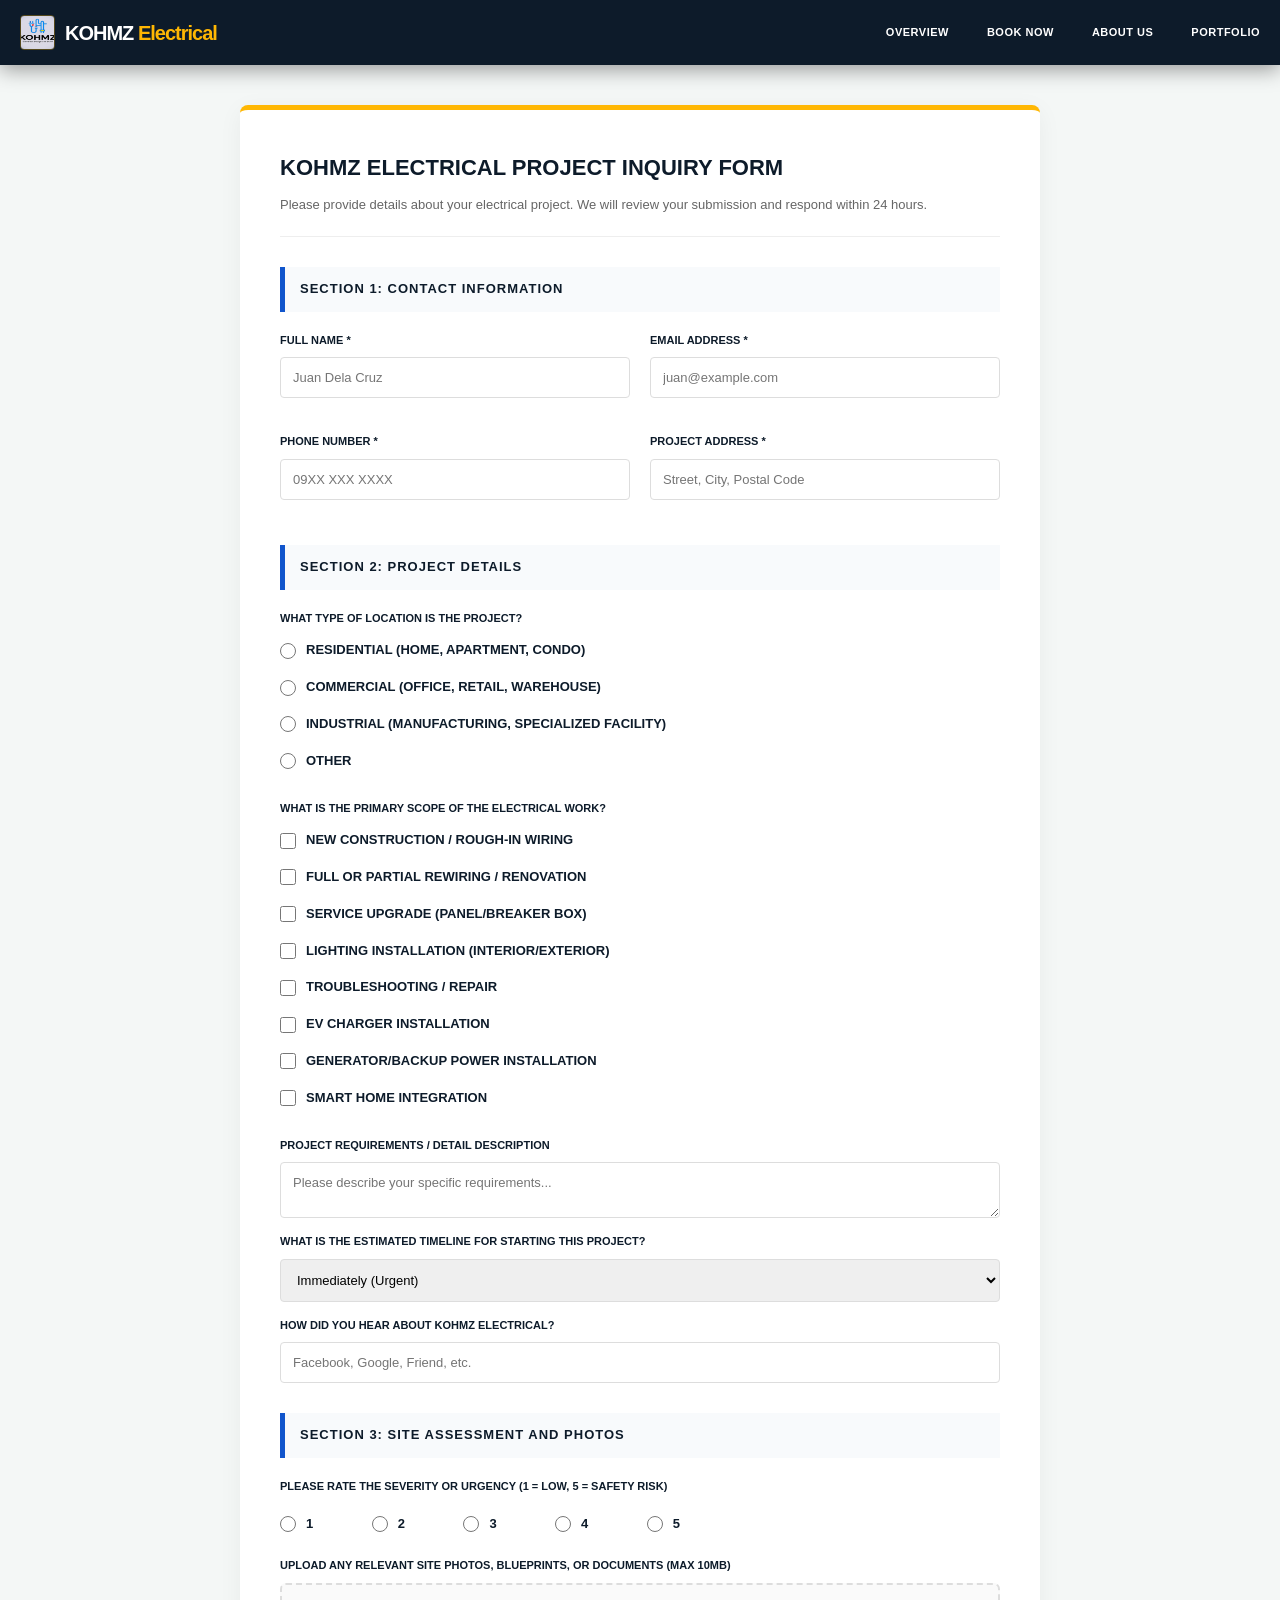
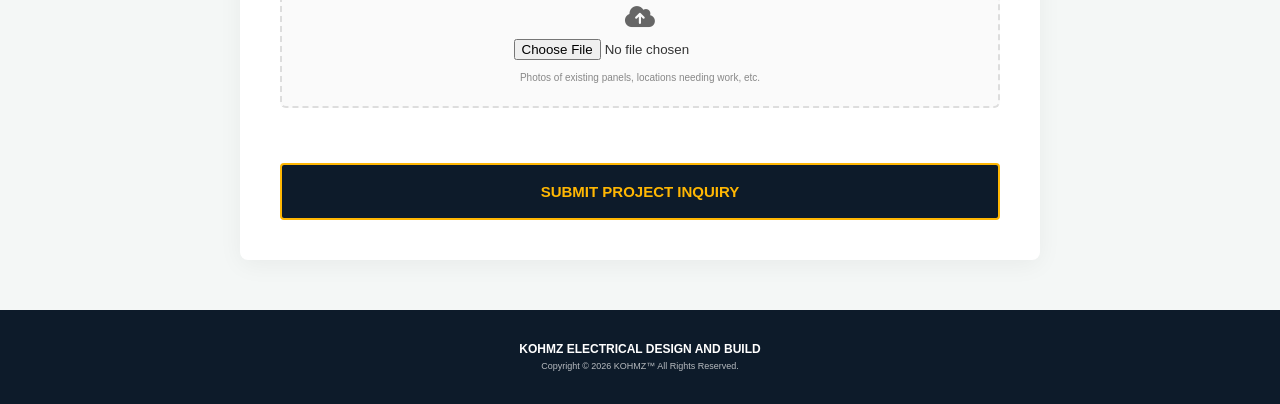
<file: inquiry-form.html>
<!DOCTYPE html>
<html lang="en">
<head>
    <meta charset="UTF-8">
    <meta name="viewport" content="width=device-width, initial-scale=1.0">
    <title>Project Inquiry Form | KOHMZ Electrical</title>
    
    <link rel="icon" type="image/jpeg" href="logo.jpg">
    <link rel="stylesheet" href="https://cdnjs.cloudflare.com/ajax/libs/font-awesome/6.0.0/css/all.min.css">
    <link rel="stylesheet" href="style.css">
    
    <style>
        /* Base Styles */
        body { font-size: 12px; font-family: 'Segoe UI', Tahoma, Geneva, Verdana, sans-serif; margin: 0; padding: 0; background: #f4f7f6; color: #333; overflow-x: hidden; } 
        
        /* HEADER & NAVIGATION */
        header { background: #0d1b2a; color: white; padding: 15px 20px; display: flex; justify-content: space-between; align-items: center; position: sticky; top: 0; z-index: 1000; box-shadow: 0 4px 20px rgba(0,0,0,0.4); }
        .logo { display: flex; align-items: center; gap: 10px; }
        .logo img { height: 35px; width: 35px; border-radius: 4px; object-fit: cover; border: 1px solid rgba(255,183,3,0.3); }
        .logo h1 { font-size: 20px; margin: 0; letter-spacing: -1px; font-weight: 900; } 
        .logo span { color: #ffb703; }

        .menu-toggle { display: none; font-size: 24px; cursor: pointer; color: #ffb703; }

        /* NAVIGATION FONT SIZE: 11px */
        .nav-links { list-style: none; padding: 0; margin: 0; display: flex; align-items: center; transition: 0.3s ease; }
        .nav-links li { margin-left: 18px; position: relative; }
        .nav-links li a { color: white; text-decoration: none; font-size: 11px; font-weight: 600; text-transform: uppercase; letter-spacing: 0.5px; }
        .nav-links li a:hover { color: #ffb703; }

        @media (max-width: 992px) {
            .menu-toggle { display: block; }
            .nav-links { display: none; flex-direction: column; position: absolute; top: 100%; left: 0; width: 100%; background: #0d1b2a; padding: 20px 0; border-bottom: 4px solid #ffb703; }
            .nav-links.active { display: flex; }
            .nav-links li { margin: 15px 0; text-align: center; }
            .nav-links li a { font-size: 14px; }
        }

        /* FORM STYLING */
        .main-container { max-width: 800px; margin: 40px auto; background: white; padding: 40px; border-radius: 8px; box-shadow: 0 5px 25px rgba(0,0,0,0.05); border-top: 5px solid #ffb703; }
        .form-intro { border-bottom: 1px solid #eee; margin-bottom: 30px; padding-bottom: 20px; }
        .form-intro h2 { font-size: 22px; color: #0d1b2a; text-transform: uppercase; margin-bottom: 10px; }
        .form-intro p { font-size: 13px; color: #666; }

        .section-title { background: #f8fafc; padding: 12px 15px; font-size: 13px; font-weight: 900; color: #0d1b2a; text-transform: uppercase; margin: 30px 0 20px 0; border-left: 5px solid #1155cc; letter-spacing: 1px; }

        .form-grid { display: grid; grid-template-columns: 1fr 1fr; gap: 20px; }
        .full-width { grid-column: span 2; }

        .field-group { display: flex; flex-direction: column; margin-bottom: 15px; }
        label { font-size: 11px; font-weight: 800; text-transform: uppercase; color: #0d1b2a; margin-bottom: 8px; }
        input[type="text"], input[type="email"], input[type="tel"], select, textarea { padding: 12px; border: 1px solid #ddd; border-radius: 4px; font-size: 13px; font-family: inherit; }
        
        .option-container { display: flex; flex-direction: column; gap: 8px; padding: 5px 0; }
        .radio-item { display: flex; align-items: center; gap: 10px; font-size: 13px; cursor: pointer; }
        .radio-item input { width: 16px; height: 16px; accent-color: #0d1b2a; }

        .urgency-scale { display: flex; justify-content: space-between; max-width: 400px; margin-top: 10px; }
        
        .file-upload { border: 2px dashed #ddd; padding: 20px; text-align: center; border-radius: 6px; background: #fafafa; transition: 0.3s; }
        .file-upload:hover { border-color: #ffb703; background: #fffdf5; }

        .submit-btn { width: 100%; background: #0d1b2a; color: #ffb703; border: 2px solid #ffb703; padding: 18px; border-radius: 4px; font-size: 15px; font-weight: 900; text-transform: uppercase; cursor: pointer; transition: 0.3s; margin-top: 40px; }
        .submit-btn:hover { background: #ffb703; color: #0d1b2a; transform: translateY(-3px); }

        footer { background: #0d1b2a; color: white; text-align: center; padding: 30px 20px; margin-top: 50px; }
    </style>
</head>
<body>

    <header>
        <div class="logo">
            <img src="logo.jpg" alt="KOHMZ Logo">
            <h1>KOHMZ <span>Electrical</span></h1>
        </div>
        <div class="menu-toggle" id="mobile-menu"><i class="fas fa-bars"></i></div>
        <nav>
            <ul class="nav-links" id="nav-list">
                <li><a href="index.html">Overview</a></li>
                <li><a href="book-now.html">Book Now</a></li>
                <li><a href="about-us.html">About Us</a></li>
                <li><a href="portfolio.html">Portfolio</a></li>
            </ul>
        </nav>
    </header>

    <main>
        <div class="main-container">
            <div class="form-intro">
                <h2>KOHMZ Electrical Project Inquiry Form</h2>
                <p>Please provide details about your electrical project. We will review your submission and respond within 24 hours.</p>
            </div>

            <form action="https://formspree.io/f/xjgpypdl" method="POST" enctype="multipart/form-data">
                
                <div class="section-title">SECTION 1: Contact Information</div>
                <div class="form-grid">
                    <div class="field-group">
                        <label>Full Name *</label>
                        <input type="text" name="Full Name" placeholder="Juan Dela Cruz" required>
                    </div>
                    <div class="field-group">
                        <label>Email Address *</label>
                        <input type="email" name="_replyto" placeholder="juan@example.com" required>
                    </div>
                    <div class="field-group">
                        <label>Phone Number *</label>
                        <input type="tel" name="Phone Number" placeholder="09XX XXX XXXX" required>
                    </div>
                    <div class="field-group">
                        <label>Project Address *</label>
                        <input type="text" name="Project Address" placeholder="Street, City, Postal Code" required>
                    </div>
                </div>

                <div class="section-title">SECTION 2: Project Details</div>
                
                <div class="field-group">
                    <label>What type of location is the project?</label>
                    <div class="option-container">
                        <label class="radio-item"><input type="radio" name="Location Type" value="Residential"> Residential (Home, Apartment, Condo)</label>
                        <label class="radio-item"><input type="radio" name="Location Type" value="Commercial"> Commercial (Office, Retail, Warehouse)</label>
                        <label class="radio-item"><input type="radio" name="Location Type" value="Industrial"> Industrial (Manufacturing, specialized Facility)</label>
                        <label class="radio-item"><input type="radio" name="Location Type" value="Other"> Other</label>
                    </div>
                </div>

                <div class="field-group">
                    <label>What is the primary scope of the electrical work?</label>
                    <div class="option-container">
                        <label class="radio-item"><input type="checkbox" name="Scope[]" value="New Construction"> New Construction / Rough-in Wiring</label>
                        <label class="radio-item"><input type="checkbox" name="Scope[]" value="Rewiring"> Full or Partial Rewiring / Renovation</label>
                        <label class="radio-item"><input type="checkbox" name="Scope[]" value="Service Upgrade"> Service Upgrade (Panel/Breaker Box)</label>
                        <label class="radio-item"><input type="checkbox" name="Scope[]" value="Lighting"> Lighting Installation (Interior/Exterior)</label>
                        <label class="radio-item"><input type="checkbox" name="Scope[]" value="Troubleshooting"> Troubleshooting / Repair</label>
                        <label class="radio-item"><input type="checkbox" name="Scope[]" value="EV Charger"> EV Charger Installation</label>
                        <label class="radio-item"><input type="checkbox" name="Scope[]" value="Generator"> Generator/Backup Power Installation</label>
                        <label class="radio-item"><input type="checkbox" name="Scope[]" value="Smart Home"> Smart Home Integration</label>
                    </div>
                </div>

                <div class="field-group">
                    <label>Project Requirements / Detail Description</label>
                    <textarea name="Project Description" placeholder="Please describe your specific requirements..."></textarea>
                </div>

                <div class="field-group">
                    <label>What is the estimated timeline for starting this project?</label>
                    <select name="Timeline">
                        <option value="Immediately">Immediately (Urgent)</option>
                        <option value="1-4 Weeks">Within 1-4 Weeks</option>
                        <option value="1-3 Months">1-3 Months</option>
                        <option value="Planning Stage">Planning Stage (More than 3 months)</option>
                        <option value="Unsure">Unsure</option>
                    </select>
                </div>

                <div class="field-group">
                    <label>How did you hear about KOHMZ Electrical?</label>
                    <input type="text" name="Referral Source" placeholder="Facebook, Google, Friend, etc.">
                </div>

                <div class="section-title">SECTION 3: Site Assessment and Photos</div>
                
                <div class="field-group">
                    <label>Please rate the severity or urgency (1 = Low, 5 = Safety Risk)</label>
                    <div class="urgency-scale">
                        <label class="radio-item"><input type="radio" name="Urgency Level" value="1"> 1</label>
                        <label class="radio-item"><input type="radio" name="Urgency Level" value="2"> 2</label>
                        <label class="radio-item"><input type="radio" name="Urgency Level" value="3"> 3</label>
                        <label class="radio-item"><input type="radio" name="Urgency Level" value="4"> 4</label>
                        <label class="radio-item"><input type="radio" name="Urgency Level" value="5"> 5</label>
                    </div>
                </div>

                <div class="field-group">
                    <label>Upload any relevant site photos, blueprints, or documents (Max 10MB)</label>
                    <div class="file-upload">
                        <i class="fas fa-cloud-upload-alt" style="font-size: 24px; color: #666; margin-bottom: 10px;"></i><br>
                        <input type="file" name="upload" accept="image/*,.pdf,.doc">
                        <p style="font-size: 10px; margin-top: 10px; color: #888;">Photos of existing panels, locations needing work, etc.</p>
                    </div>
                </div>

                <button type="submit" class="submit-btn">Submit Project Inquiry</button>

            </form>
        </div>
    </main>

    <footer>
        <p><strong>KOHMZ ELECTRICAL DESIGN AND BUILD</strong></p>
        <p style="font-size: 9px; opacity: 0.7;">Copyright © 2026 KOHMZ™ All Rights Reserved.</p>
    </footer>

    <script>
        const menuToggle = document.getElementById('mobile-menu');
        const navList = document.getElementById('nav-list');
        menuToggle.addEventListener('click', () => {
            navList.classList.toggle('active');
            menuToggle.querySelector('i').classList.toggle('fa-bars');
            menuToggle.querySelector('i').classList.toggle('fa-times');
        });
    </script>

</body>
</html>
</file>
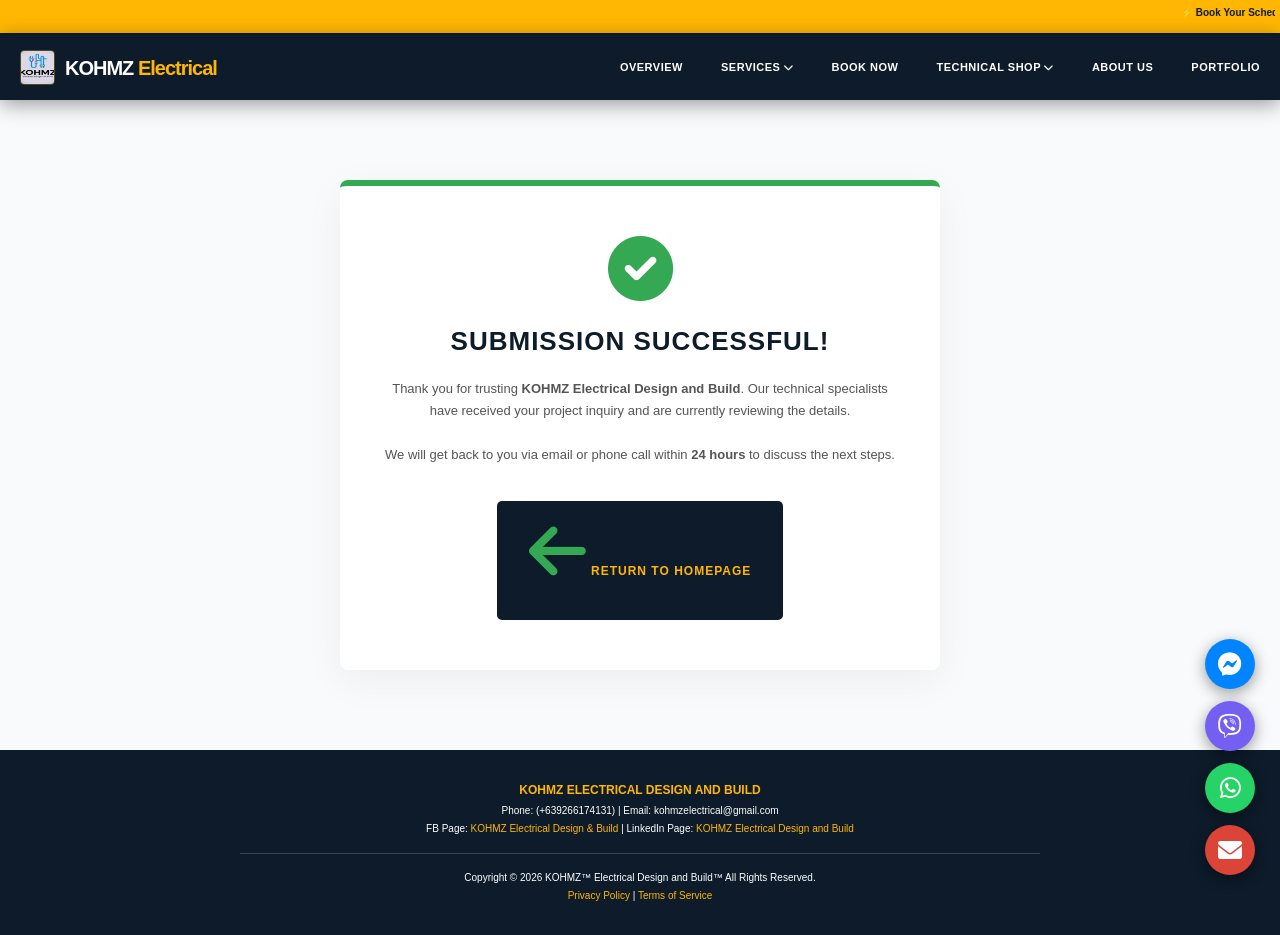
<file: thank-you.html>
<!DOCTYPE html>
<html lang="en">
<head>
    <meta charset="UTF-8">
    <meta name="viewport" content="width=device-width, initial-scale=1.0">
    <title>Thank You | KOHMZ Electrical Design and Build</title>
    
    <link rel="icon" type="image/jpeg" href="logo.jpg">
    <link rel="stylesheet" href="https://cdnjs.cloudflare.com/ajax/libs/font-awesome/6.0.0/css/all.min.css">
    <link rel="stylesheet" href="style.css">
    
    <style>
        /* Base Styles */
        body { font-size: 12px; font-family: 'Segoe UI', Tahoma, Geneva, Verdana, sans-serif; margin: 0; padding: 0; background: #f8fafc; color: #1e293b; scroll-behavior: smooth; line-height: 1.6; overflow-x: hidden; } 
        
        .moving-ads { background: #ffb703; color: #0d1b2a; padding: 5px; font-weight: bold; }
        .moving-ads marquee { font-size: 10px; } 
        
        /* HEADER & NAVIGATION */
        header { background: #0d1b2a; color: white; padding: 15px 20px; display: flex; justify-content: space-between; align-items: center; position: sticky; top: 0; z-index: 1000; box-shadow: 0 4px 20px rgba(0,0,0,0.4); }
        .logo { display: flex; align-items: center; gap: 10px; }
        .logo img { height: 35px; width: 35px; border-radius: 4px; object-fit: cover; border: 1px solid rgba(255,183,3,0.3); }
        .logo h1 { font-size: 20px; margin: 0; letter-spacing: -1px; font-weight: 900; } 
        .logo span { color: #ffb703; }

        .menu-toggle { display: none; font-size: 24px; cursor: pointer; color: #ffb703; }

        /* NAVIGATION FONT SIZE: 11px */
        .nav-links { list-style: none; padding: 0; margin: 0; display: flex; align-items: center; transition: 0.3s ease; }
        .nav-links li { margin-left: 18px; position: relative; }
        .nav-links li a { color: white; text-decoration: none; font-size: 11px; font-weight: 600; text-transform: uppercase; letter-spacing: 0.5px; transition: 0.3s;}
        .nav-links li a:hover { color: #ffb703; }
        
        /* DROPDOWNS */
        .dropdown-content { display: none; position: absolute; background-color: #ffffff; min-width: 175px; box-shadow: 0px 8px 25px rgba(0,0,0,0.2); z-index: 1001; border-radius: 4px; overflow: hidden; top: 100%; left: 0; border-top: 3px solid #ffb703; }
        .dropdown-content a { color: #0d1b2a !important; padding: 12px 16px; text-decoration: none; display: block; font-size: 11px !important; border-bottom: 1px solid #eee; transition: 0.2s; font-weight: 600; }
        .dropdown-content a:hover { background-color: #f8fafc; color: #ffb703 !important; }
        .dropdown:hover .dropdown-content { display: block; }

        @media (max-width: 992px) {
            .menu-toggle { display: block; }
            .nav-links { display: none; flex-direction: column; position: absolute; top: 100%; left: 0; width: 100%; background: #0d1b2a; padding: 20px 0; border-bottom: 4px solid #ffb703; }
            .nav-links.active { display: flex; }
            .nav-links li { margin: 15px 0; text-align: center; }
            .nav-links li a { font-size: 14px; }
        }

        /* THANK YOU CONTAINER */
        .thank-you-container {
            max-width: 600px;
            margin: 80px auto;
            padding: 50px 40px;
            background: #ffffff;
            border-radius: 8px;
            box-shadow: 0 10px 40px rgba(0,0,0,0.05);
            text-align: center;
            border-top: 6px solid #34a853; /* Success Green */
        }
        .thank-you-container i {
            font-size: 65px;
            color: #34a853;
            margin-bottom: 20px;
        }
        .thank-you-container h2 {
            font-size: 26px;
            color: #0d1b2a;
            margin-bottom: 15px;
            text-transform: uppercase;
            font-weight: 900;
            letter-spacing: 1px;
        }
        .thank-you-container p {
            font-size: 13px;
            color: #555;
            line-height: 1.7;
            margin-bottom: 35px;
        }
        .btn-home {
            display: inline-block;
            background: #0d1b2a;
            color: #ffb703;
            padding: 15px 30px;
            text-decoration: none;
            font-weight: 900;
            border-radius: 5px;
            text-transform: uppercase;
            letter-spacing: 1px;
            transition: 0.3s;
            border: 2px solid #0d1b2a;
        }
        .btn-home:hover {
            background: #ffb703;
            color: #0d1b2a;
            border-color: #ffb703;
            transform: translateY(-3px);
            box-shadow: 0 5px 15px rgba(255,183,3,0.3);
        }

        /* FLOATING ACTION BUTTONS */
        .floating-container { position: fixed; bottom: 25px; right: 25px; display: flex; flex-direction: column; gap: 12px; z-index: 10000; }
        .float-btn { width: 50px; height: 50px; border-radius: 50%; display: flex; align-items: center; justify-content: center; color: white; text-decoration: none; font-size: 24px; box-shadow: 0 4px 15px rgba(0,0,0,0.4); transition: 0.3s; }
        .float-btn:hover { transform: scale(1.15) rotate(5deg); }
        .fb-messenger { background: #0084ff; } 
        .viber { background: #7360f2; } 
        .whatsapp { background: #25d366; } 
        .email { background: #db4437; }

        /* FOOTER STYLING SYNCED WITH HOME */
        footer { background: #0d1b2a; color: white; text-align: center; padding: 30px 20px; margin-top: 40px; }
        .footer-content { font-size: 10px; line-height: 1.8; }
        .footer-content p strong { font-size: 12px; color: #ffb703; }
        .footer-content a { color: #ffb703; text-decoration: none; }
    </style>
</head>
<body>

    <div class="moving-ads">
        <marquee behavior="scroll" direction="left">⚡ Book Your Schedule Today | Professional Electrical & Solar Consultations | 24/7 Service Availability ⚡</marquee>
    </div>

    <header>
        <div class="logo">
            <img src="logo.jpg" alt="KOHMZ Logo">
            <h1>KOHMZ <span>Electrical</span></h1>
        </div>
        <div class="menu-toggle" id="mobile-menu"><i class="fas fa-bars"></i></div>
        <nav>
            <ul class="nav-links" id="nav-list">
                <li><a href="index.html">Overview</a></li>
                <li class="dropdown">
                    <a href="#">Services <i class="fas fa-chevron-down" style="font-size: 10px;"></i></a>
                    <div class="dropdown-content">
                        <a href="commercial.html">Commercial</a>
                        <a href="residential.html">Residential</a>
                        <a href="pro-tips.html">Pro Tips</a>
                    </div>
                </li>
                <li><a href="book-now.html">Book Now</a></li>
                <li class="dropdown">
                    <a href="#">Technical Shop <i class="fas fa-chevron-down" style="font-size: 10px;"></i></a>
                    <div class="dropdown-content">
                        <a href="solar-parts.html">Solar Parts</a>
                        <a href="powertools.html">Power Tools</a>
                        <a href="electrical-materials.html">Materials</a>
                    </div>
                </li>
                <li><a href="about-us.html">About Us</a></li>
                <li><a href="portfolio.html">Portfolio</a></li>
            </ul>
        </nav>
    </header>

    <main>
        <div class="thank-you-container">
            <i class="fas fa-check-circle"></i>
            <h2>Submission Successful!</h2>
            <p>Thank you for trusting <strong>KOHMZ Electrical Design and Build</strong>. Our technical specialists have received your project inquiry and are currently reviewing the details.<br><br>We will get back to you via email or phone call within <strong>24 hours</strong> to discuss the next steps.</p>
            <a href="index.html" class="btn-home"><i class="fas fa-arrow-left"></i> Return to Homepage</a>
        </div>
    </main>

    <div class="floating-container">
        <a href="https://m.me/100093260504264" target="_blank" class="float-btn fb-messenger" title="Messenger"><i class="fab fa-facebook-messenger"></i></a>
        <a href="https://connect.viber.com/business/52083f08-2483-11f1-9ce9-3202630d40b4" target="_blank" class="float-btn viber" title="Viber"><i class="fab fa-viber"></i></a>
        <a href="https://wa.me/639266174131" target="_blank" class="float-btn whatsapp" title="WhatsApp"><i class="fab fa-whatsapp"></i></a>
        <a href="mailto:kohmzelectrical@gmail.com" class="float-btn email" title="Email Us"><i class="fas fa-envelope"></i></a>
    </div>

    <footer>
        <div class="footer-content">
            <p><strong>KOHMZ ELECTRICAL DESIGN AND BUILD</strong></p>
            <p>Phone: (+639266174131) | Email: kohmzelectrical@gmail.com</p>
            <p>FB Page: <a href="https://www.facebook.com/p/KOMHZ-Electrical-Design-Build-100093260504264/">KOHMZ Electrical Design & Build</a> | LinkedIn Page: <a href="#">KOHMZ Electrical Design and Build</a></p>
            <hr style="margin:15px auto; border:0; border-top:1px solid #444; max-width: 800px;">
            <p>Copyright © 2026 KOHMZ™ Electrical Design and Build™ All Rights Reserved.</p>
            <p><a href="privacy-policy.html">Privacy Policy</a> | <a href="terms-of-service.html">Terms of Service</a></p>
        </div>
    </footer>

    <script>
        const menuToggle = document.getElementById('mobile-menu');
        const navList = document.getElementById('nav-list');
        menuToggle.addEventListener('click', () => {
            navList.classList.toggle('active');
            const icon = menuToggle.querySelector('i');
            icon.classList.toggle('fa-bars');
            icon.classList.toggle('fa-times');
        });
    </script>
</body>
</html>
</file>
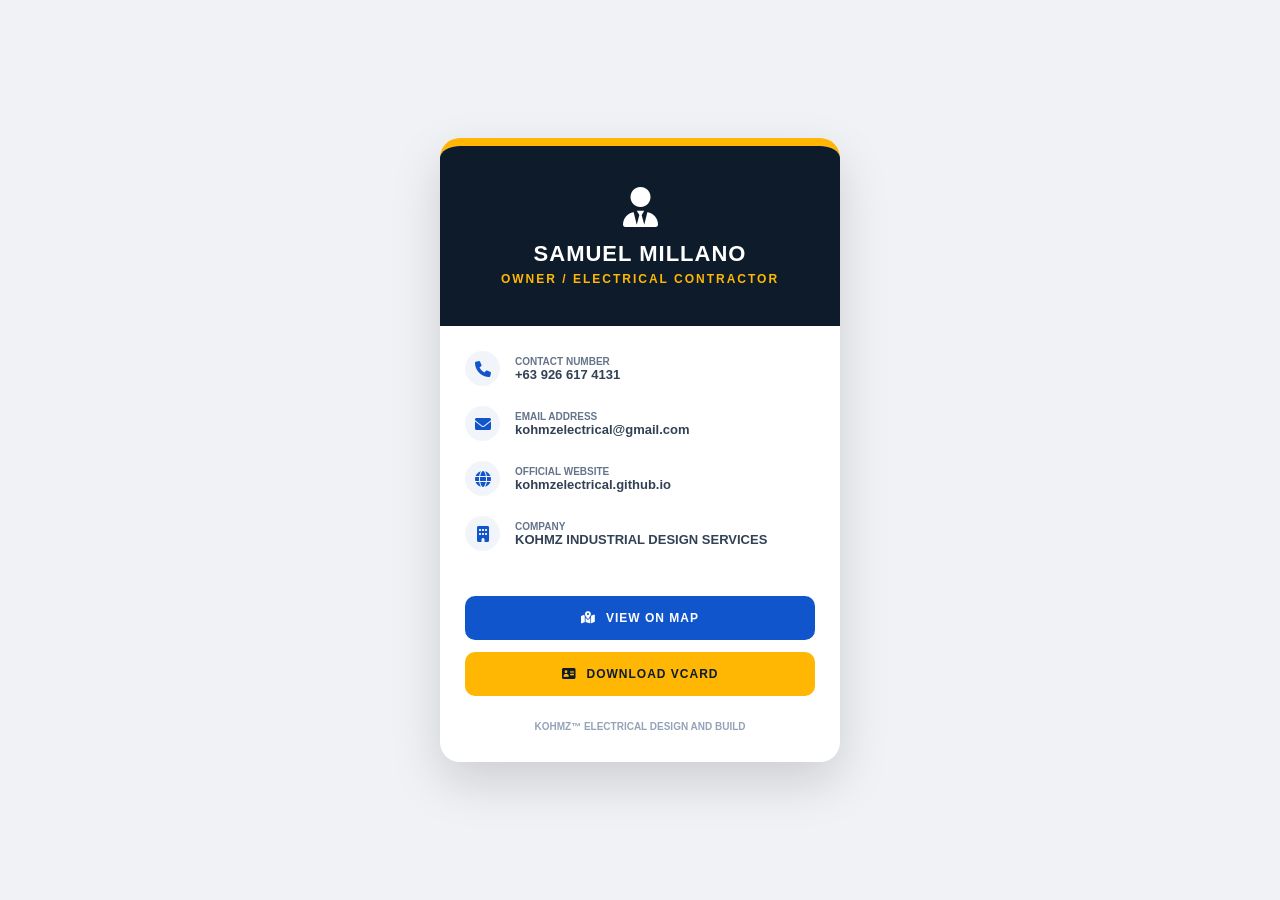
<file: vcard.html>
<!DOCTYPE html>
<html lang="en">
<head>
    <meta charset="UTF-8">
    <meta name="viewport" content="width=device-width, initial-scale=1.0">
    <title>Digital Contact | Samuel Millano - KOHMZ</title>
    <link rel="stylesheet" href="https://cdnjs.cloudflare.com/ajax/libs/font-awesome/6.0.0/css/all.min.css">
    <style>
        :root { --dark: #0d1b2a; --gold: #ffb703; --blue: #1155cc; }
        body { font-family: 'Segoe UI', Tahoma, sans-serif; background: #f0f2f5; margin: 0; display: flex; justify-content: center; align-items: center; min-height: 100vh; }
        
        .vcard-container { background: white; width: 90%; max-width: 400px; border-radius: 20px; overflow: hidden; box-shadow: 0 20px 50px rgba(0,0,0,0.15); border-top: 8px solid var(--gold); text-align: center; padding-bottom: 30px; }
        
        .profile-header { background: var(--dark); padding: 40px 20px; color: white; }
        .profile-header h1 { margin: 10px 0 5px; font-size: 22px; letter-spacing: 1px; }
        .profile-header p { margin: 0; font-size: 12px; color: var(--gold); font-weight: 800; text-transform: uppercase; letter-spacing: 2px; }
        
        .contact-info { padding: 25px; text-align: left; }
        .info-item { display: flex; align-items: center; gap: 15px; margin-bottom: 20px; text-decoration: none; color: #334155; transition: 0.3s; }
        .info-item i { width: 35px; height: 35px; background: #f1f5f9; border-radius: 50%; display: flex; align-items: center; justify-content: center; color: var(--blue); font-size: 16px; }
        .info-item div span { display: block; font-size: 10px; color: #64748b; font-weight: 700; text-transform: uppercase; }
        .info-item div p { margin: 0; font-size: 13px; font-weight: 600; }

        .btn-group { display: flex; flex-direction: column; gap: 12px; padding: 0 25px; }
        .btn { padding: 15px; border-radius: 10px; text-decoration: none; font-weight: 800; font-size: 12px; text-transform: uppercase; letter-spacing: 1px; display: flex; align-items: center; justify-content: center; gap: 10px; transition: 0.3s; border: none; cursor: pointer; }
        
        .btn-map { background: var(--blue); color: white; }
        .btn-vcard { background: var(--gold); color: var(--dark); }
        .btn:hover { transform: translateY(-3px); box-shadow: 0 5px 15px rgba(0,0,0,0.1); }

        .footer-brand { margin-top: 25px; font-size: 10px; color: #94a3b8; font-weight: 700; text-transform: uppercase; }
    </style>
</head>
<body>

    <div class="vcard-container">
        <div class="profile-header">
            <div style="font-size: 40px; margin-bottom: 10px;"><i class="fas fa-user-tie"></i></div>
            <h1>SAMUEL MILLANO</h1>
            <p>Owner / Electrical Contractor</p>
        </div>

        <div class="contact-info">
            <a href="tel:+639266174131" class="info-item">
                <i class="fas fa-phone"></i>
                <div><span>Contact Number</span><p>+63 926 617 4131</p></div>
            </a>
            <a href="mailto:kohmzelectrical@gmail.com" class="info-item">
                <i class="fas fa-envelope"></i>
                <div><span>Email Address</span><p>kohmzelectrical@gmail.com</p></div>
            </a>
            <a href="https://kohmzelectrical.github.io/kohmz-electrical-services/" class="info-item">
                <i class="fas fa-globe"></i>
                <div><span>Official Website</span><p>kohmzelectrical.github.io</p></div>
            </a>
            <div class="info-item">
                <i class="fas fa-building"></i>
                <div><span>Company</span><p>KOHMZ INDUSTRIAL DESIGN SERVICES</p></div>
            </div>
        </div>

        <div class="btn-group">
            <a href="https://www.google.com/maps/search/?api=1&query=KOHMZ+ELECTRICAL+DESIGN+AND+BUILD+Quezon+City" target="_blank" class="btn btn-map">
                <i class="fas fa-map-marked-alt"></i> VIEW ON MAP
            </a>
            
            <button onclick="downloadVCard()" class="btn btn-vcard">
                <i class="fas fa-address-card"></i> DOWNLOAD VCARD
            </button>
        </div>

        <div class="footer-brand">KOHMZ™ Electrical Design and Build</div>
    </div>

    <script>
        function downloadVCard() {
            const vCardData = `BEGIN:VCARD
VERSION:3.0
FN:Samuel Millano
ORG:KOHMZ INDUSTRIAL DESIGN SERVICES
TITLE:Owner / Electrical Contractor
TEL;TYPE=CELL,VOICE:+639266174131
EMAIL:kohmzelectrical@gmail.com
URL:https://kohmzelectrical.github.io/kohmz-electrical-services/
ADR;TYPE=WORK:;;Quezon City;Metro Manila;;Philippines
NOTE:KOHMZ ELECTRICAL DESIGN AND BUILD
END:VCARD`;

            const blob = new Blob([vCardData], { type: 'text/vcard' });
            const url = window.URL.createObjectURL(blob);
            const link = document.createElement('a');
            link.href = url;
            link.setAttribute('download', 'Samuel_Millano_KOHMZ.vcf');
            document.body.appendChild(link);
            link.click();
            document.body.removeChild(link);
        }
    </script>

</body>
</html>
</file>
<file: style.css>
* {
    margin: 0;
    padding: 0;
    box-sizing: border-box;
    font-family: 'Segoe UI', Tahoma, Geneva, Verdana, sans-serif;
}

body {
    background-color: #f4f7f6;
    color: #333;
    line-height: 1.6;
}

header {
    background-color: #0d1b2a;
    color: white;
    display: flex;
    justify-content: space-between;
    align-items: center;
    padding: 15px 5%;
    position: sticky;
    top: 0;
    z-index: 100;
}

.logo h1 {
    font-size: 24px;
    letter-spacing: 1px;
}

.logo span {
    color: #ffb703;
}

.nav-links {
    list-style: none;
    display: flex;
    align-items: center;
    gap: 20px;
}

.nav-links li a {
    color: white;
    text-decoration: none;
    font-weight: 500;
    font-size: 15px;
    transition: color 0.3s;
}

.nav-links li a:hover {
    color: #ffb703;
}

.dropdown {
    position: relative;
    display: inline-block;
}

.dropdown-content {
    display: none;
    position: absolute;
    background-color: #ffffff;
    min-width: 200px;
    box-shadow: 0px 8px 16px rgba(0,0,0,0.2);
    z-index: 1;
    border-radius: 4px;
    top: 100%;
}

.dropdown-content a {
    color: #333 !important;
    padding: 12px 16px;
    text-decoration: none;
    display: block;
    border-bottom: 1px solid #eee;
}

.dropdown-content a:hover {
    background-color: #f1f1f1;
    color: #0d1b2a !important;
}

.dropdown:hover .dropdown-content {
    display: block;
}

.btn-book {
    background-color: #ffb703;
    color: #0d1b2a !important;
    padding: 8px 15px;
    border-radius: 4px;
    font-weight: bold !important;
}

.btn-contact {
    border: 1px solid #ffb703;
    padding: 8px 15px;
    border-radius: 4px;
}

.btn-book:hover, .btn-contact:hover {
    background-color: #e0a000;
    color: #0d1b2a !important;
}

.hero {
    background: linear-gradient(rgba(13, 27, 42, 0.8), rgba(13, 27, 42, 0.8)), url('https://images.unsplash.com/photo-1621905251189-08b45d6a269e?q=80&w=2069&auto=format&fit=crop') no-repeat center center/cover;
    height: 60vh;
    display: flex;
    align-items: center;
    justify-content: center;
    text-align: center;
    color: white;
    padding: 0 20px;
}

.hero h2 {
    font-size: 3rem;
    margin-bottom: 15px;
    color: #ffb703;
}

.hero p {
    font-size: 1.2rem;
    margin-bottom: 25px;
}

.cta-button {
    background-color: #ffb703;
    color: #0d1b2a;
    padding: 12px 25px;
    text-decoration: none;
    font-weight: bold;
    font-size: 1.1rem;
    border-radius: 5px;
    display: inline-block;
    transition: 0.3s;
}

.cta-button:hover {
    background-color: white;
}

.services-preview {
    padding: 60px 10%;
    text-align: center;
}

.services-preview h2 {
    font-size: 2.2rem;
    margin-bottom: 40px;
    color: #0d1b2a;
}

.cards-container {
    display: flex;
    justify-content: space-between;
    gap: 30px;
    flex-wrap: wrap;
}

.card {
    background: white;
    padding: 30px;
    border-radius: 8px;
    box-shadow: 0 4px 10px rgba(0,0,0,0.1);
    flex: 1;
    min-width: 250px;
    text-align: left;
    border-top: 4px solid #ffb703;
}

.card h3 {
    margin-bottom: 15px;
    color: #0d1b2a;
}

.card p {
    color: #666;
    margin-bottom: 20px;
}

.card a {
    text-decoration: none;
    color: #ffb703;
    font-weight: bold;
}

.card a:hover {
    color: #0d1b2a;
}

footer {
    background-color: #0d1b2a;
    color: #ccc;
    text-align: center;
    padding: 30px 20px;
    margin-top: 40px;
}

.footer-links a {
    color: #ffb703;
    text-decoration: none;
    margin-top: 10px;
    display: inline-block;
}
/* Style para sa Moving Advertisement */
.moving-ads {
    background-color: #ffb703;
    color: #0d1b2a;
    padding: 5px 0;
    font-weight: bold;
    font-size: 0.9rem;
    border-bottom: 2px solid #0d1b2a;
}

/* Para sa FAQ at Content Sections */
.content-section {
    padding: 60px 10%;
    text-align: center;
}

/* Footer Content Styling */
.footer-content {
    max-width: 1000px;
    margin: auto;
    font-size: 0.9rem;
}

/* Social Buttons Hover */
.cta-button {
    margin: 5px;
    display: inline-block;
}

/* Dropdown link color fix */
.dropdown-content a {
    color: #333 !important;
}
.footer-links a:hover {
    text-decoration: underline;
}
</file>
